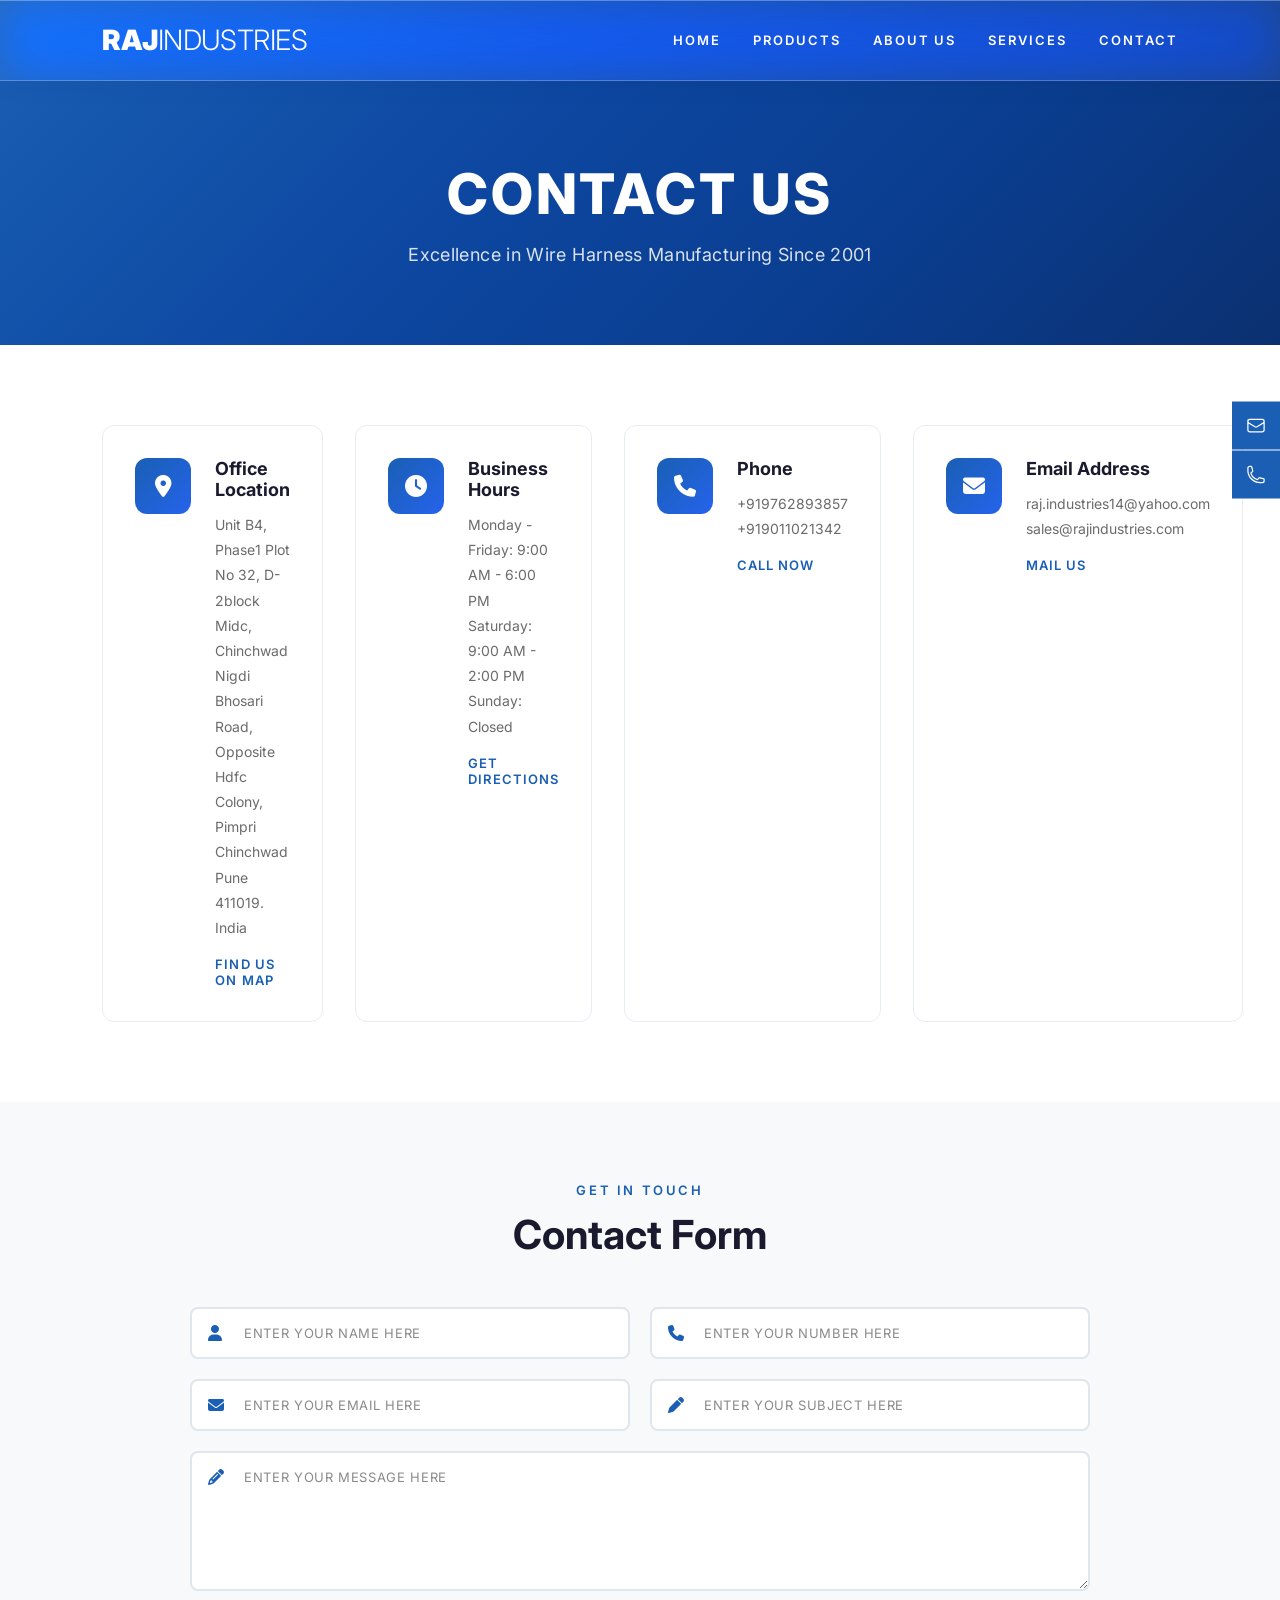
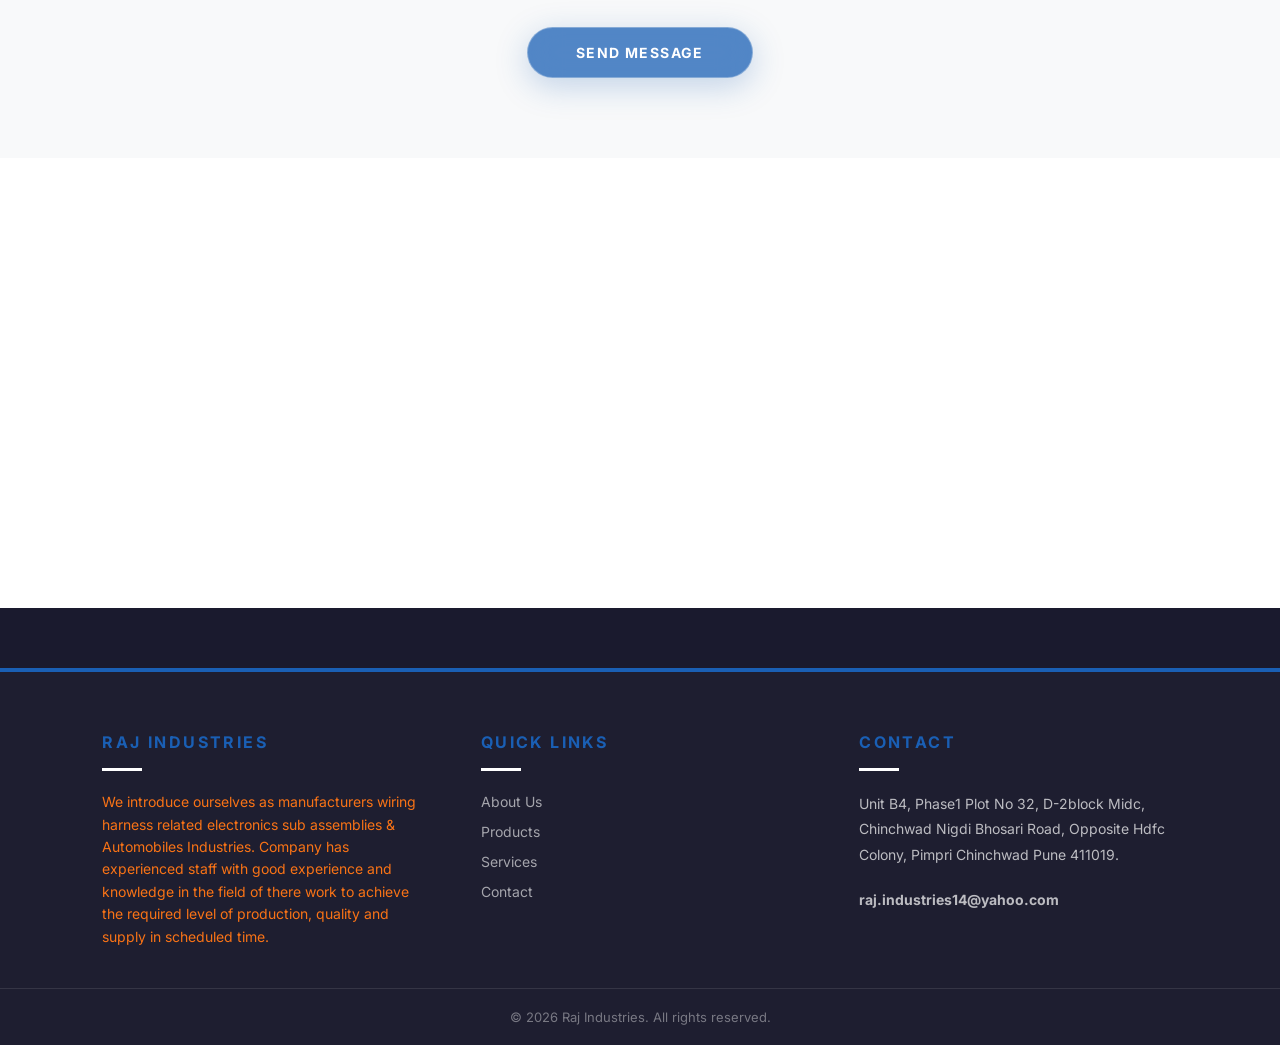
<file: contact.html>
<!DOCTYPE html>
<html lang="en">
<head>
    <meta charset="UTF-8">
    <meta name="viewport" content="width=device-width, initial-scale=1.0">
    <meta name="description" content="Contact Raj Industries for your wire harness manufacturing needs. Get in touch with our expert team.">
    <title>Contact Us - Raj Industries</title>

    <!-- Fonts -->
    <link rel="preconnect" href="https://fonts.googleapis.com">
    <link rel="preconnect" href="https://fonts.gstatic.com" crossorigin>
    <link href="https://fonts.googleapis.com/css2?family=Inter:wght@300;400;500;600;700;800;900&display=swap" rel="stylesheet">

    <!-- Font Awesome -->
    <link rel="stylesheet" href="https://cdnjs.cloudflare.com/ajax/libs/font-awesome/6.5.1/css/all.min.css">

    <!-- Custom CSS -->
    <link rel="stylesheet" href="styles.css">
</head>
<body>

    <!-- ==========================================
         Header
         ========================================== -->
    <header class="site-header scrolled" id="site-header">
        <div class="header-inner">
            <a href="home.html" class="logo">
                <span class="logo__bold">RAJ</span>
                <span class="logo__light">INDUSTRIES</span>
            </a>

            <nav class="desktop-nav">
                <a href="home.html">Home</a>
                <a href="products.html">Products</a>
                <a href="about.html">About Us</a>
                <a href="services.html">Services</a>
                <a href="contact.html">Contact</a>
            </nav>

            <button class="hamburger" id="mobile-menu-toggle" aria-label="Toggle menu">
                <div class="hamburger-lines">
                    <span></span>
                    <span></span>
                    <span></span>
                </div>
            </button>
        </div>

        <div class="mobile-overlay">
            <nav class="mobile-nav">
                <a href="home.html">Home</a>
                <a href="products.html">Products</a>
                <a href="about.html">About Us</a>
                <a href="services.html">Services</a>
                <a href="contact.html">Contact</a>

                <div class="mobile-contact">
                    <a href="tel:+911234567890">+91 123 456 7890</a>
                    <a href="mailto:info@rajindustries.com">info@rajindustries.com</a>
                </div>
            </nav>
        </div>
    </header>

    <!-- ==========================================
         Page Header
         ========================================== -->
    <section class="contact-hero">
        <div class="contact-hero__inner">
            <h1 class="contact-hero__title animate-fade-in-up">CONTACT US</h1>
            <p class="contact-hero__sub animate-fade-in-up" style="animation-delay: 100ms;">Excellence in Wire Harness Manufacturing Since 2001</p>
        </div>
    </section>

    <!-- ==========================================
         Contact Info Cards
         ========================================== -->
    <section class="contact-info-section">
        <div class="contact-info-grid">
            <!-- Location -->
            <div class="contact-info-card scroll-animate" data-delay="0">
                <div class="contact-info-card__icon">
                    <i class="fas fa-map-marker-alt"></i>
                </div>
                <div class="contact-info-card__content">
                    <h4>Office Location</h4>
                    <p>Unit B4, Phase1 Plot No 32, D-2block Midc, Chinchwad Nigdi Bhosari Road,<br> Opposite Hdfc Colony, Pimpri Chinchwad Pune 411019.<br>
                    India</p>
                    <a href="#map-section" class="contact-info-card__link">Find Us On Map</a>
                </div>
            </div>

            <!-- Hours -->
            <div class="contact-info-card scroll-animate" data-delay="150">
                <div class="contact-info-card__icon">
                    <i class="fas fa-clock"></i>
                </div>
                <div class="contact-info-card__content">
                    <h4>Business Hours</h4>
                    <p>Monday - Friday: 9:00 AM - 6:00 PM<br>
                    Saturday: 9:00 AM - 2:00 PM<br>
                    Sunday: Closed</p>
                    <a href="#map-section" class="contact-info-card__link">Get Directions</a>
                </div>
            </div>

            <!-- Phone -->
            <div class="contact-info-card scroll-animate" data-delay="300">
                <div class="contact-info-card__icon">
                    <i class="fas fa-phone"></i>
                </div>
                <div class="contact-info-card__content">
                    <h4>Phone</h4>
                    <p>+919762893857 <br>
                    +919011021342</p>
                    <a href="tel:+911234567890" class="contact-info-card__link">Call Now</a>
                </div>
            </div>

            <!-- Email -->
            <div class="contact-info-card scroll-animate" data-delay="450">
                <div class="contact-info-card__icon">
                    <i class="fas fa-envelope"></i>
                </div>
                <div class="contact-info-card__content">
                    <h4>Email Address</h4>
                    <p><a href="mailto:info@rajindustries.com">raj.industries14@yahoo.com</a><br>
                    <a href="mailto:sales@rajindustries.com">sales@rajindustries.com</a></p>
                    <a href="mailto:info@rajindustries.com" class="contact-info-card__link">Mail Us</a>
                </div>
            </div>
        </div>
    </section>

    <!-- ==========================================
         Contact Form
         ========================================== -->
    <section class="contact-form-section">
        <div class="contact-form-wrapper">
            <div class="contact-form-header scroll-animate">
                <span class="contact-form-header__topline">Get In Touch</span>
                <h2 class="contact-form-header__title">Contact Form</h2>
            </div>

            <form id="contactForm" class="contact-form scroll-animate" data-delay="200">
                <div class="contact-form__row">
                    <div class="contact-form__field">
                        <div class="contact-form__input-wrap">
                            <input type="text" name="con_name" id="con_name" placeholder="ENTER YOUR NAME HERE" required>
                            <i class="fas fa-user"></i>
                        </div>
                    </div>
                    <div class="contact-form__field">
                        <div class="contact-form__input-wrap">
                            <input type="tel" name="con_phone" id="con_phone" placeholder="ENTER YOUR NUMBER HERE">
                            <i class="fas fa-phone"></i>
                        </div>
                    </div>
                </div>

                <div class="contact-form__row">
                    <div class="contact-form__field">
                        <div class="contact-form__input-wrap">
                            <input type="email" name="con_email" id="con_email" placeholder="ENTER YOUR EMAIL HERE" required>
                            <i class="fas fa-envelope"></i>
                        </div>
                    </div>
                    <div class="contact-form__field">
                        <div class="contact-form__input-wrap">
                            <input type="text" name="con_subject" id="con_subject" placeholder="ENTER YOUR SUBJECT HERE" required>
                            <i class="fas fa-pen"></i>
                        </div>
                    </div>
                </div>

                <div class="contact-form__field contact-form__field--full">
                    <div class="contact-form__input-wrap">
                        <textarea name="con_message" id="con_message" placeholder="ENTER YOUR MESSAGE HERE" rows="6" required></textarea>
                        <i class="fas fa-pencil-alt"></i>
                    </div>
                </div>

                <div class="contact-form__submit">
                    <button type="submit" class="contact-form__btn">Send Message</button>
                </div>
            </form>
        </div>
    </section>

    <!-- ==========================================
         Google Map
         ========================================== -->
    <section class="map-section" id="map-section">
        <div class="map-container">
            <iframe 
                src="https://www.google.com/maps/embed?pb=!1m18!1m12!1m3!1d3780.240476892139!2d73.8034694!3d18.653201799999998!2m3!1f0!2f0!3f0!3m2!1i1024!2i768!4f13.1!3m3!1m2!1s0x3bc2b91a8929b9d5%3A0x9eab44357564958a!2sRaj%20Industries!5e0!3m2!1sen!2sin!4v1775300230778!5m2!1sen!2sin" width="600" height="450" style="border:0;" allowfullscreen="" loading="lazy" referrerpolicy="no-referrer-when-downgrade"
                width="100%" 
                height="450" 
                style="border:0;" 
                allowfullscreen="" 
                loading="lazy" 
                referrerpolicy="no-referrer-when-downgrade">
            </iframe>
        </div>
    </section>

    <!-- ==========================================
         Footer
         ========================================== -->
    <footer>
        <div class="footer-top-bar"></div>
        <div class="footer-accent"></div>

        <div class="footer-main">
            <div class="footer-grid">
                <div>
                    <h3 class="footer-col__title">RAJ INDUSTRIES</h3>
                    <div class="footer-col__underline"></div>
                    <p class="footer-col__tagline">We introduce ourselves as manufacturers wiring harness related electronics sub assemblies & Automobiles Industries. Company has experienced staff with good experience and knowledge in the field of there work to achieve the required level of production, quality and supply in scheduled time.</p>
                </div>
                <div>
                    <h3 class="footer-col__title">QUICK LINKS</h3>
                    <div class="footer-col__underline"></div>
                    <ul class="footer-links">
                        <li><a href="about.html">About Us</a></li>
                        <li><a href="products.html">Products</a></li>
                        <li><a href="services.html">Services</a></li>
                        <li><a href="contact.html">Contact</a></li>
                    </ul>
                </div>
                <div>
                    <h3 class="footer-col__title">CONTACT</h3>
                    <div class="footer-col__underline"></div>
                    <div class="footer-contact">
                        <p>Unit B4, Phase1 Plot No 32, D-2block Midc, Chinchwad Nigdi Bhosari Road, Opposite Hdfc Colony, Pimpri Chinchwad Pune 411019.</p><br>
                        <b><a href="mailto:raj.industries14@yahoo.com">raj.industries14@yahoo.com</a></b>
                    </div>
                </div>
            </div>
        </div>

        <div class="footer-bottom">
            <p>&copy; 2026 Raj Industries. All rights reserved.</p>
        </div>
    </footer>

    <!-- Scroll to Top -->
    <button class="scroll-top-btn" aria-label="Scroll to top">
        <svg width="20" height="20" viewBox="0 0 24 24" fill="none" stroke="currentColor" stroke-width="2.5" stroke-linecap="round" stroke-linejoin="round">
            <polyline points="18 15 12 9 6 15"/>
        </svg>
    </button>

    <!-- Contact Sidebar -->
    <div class="contact-sidebar">
        <a href="mailto:raj.industries14@yahoo.com" aria-label="Email us" title="Email us">
            <svg fill="none" viewBox="0 0 24 24" stroke="currentColor" stroke-width="1.5">
                <path stroke-linecap="round" stroke-linejoin="round" d="M21.75 6.75v10.5a2.25 2.25 0 01-2.25 2.25h-15a2.25 2.25 0 01-2.25-2.25V6.75m19.5 0A2.25 2.25 0 0019.5 4.5h-15a2.25 2.25 0 00-2.25 2.25m19.5 0v.243a2.25 2.25 0 01-1.07 1.916l-7.5 4.615a2.25 2.25 0 01-2.36 0L3.32 8.91a2.25 2.25 0 01-1.07-1.916V6.75"/>
            </svg>
        </a>
        <a href="tel:+919011021342" aria-label="Call us" title="Call us">
            <svg fill="none" viewBox="0 0 24 24" stroke="currentColor" stroke-width="1.5">
                <path stroke-linecap="round" stroke-linejoin="round" d="M2.25 6.75c0 8.284 6.716 15 15 15h2.25a2.25 2.25 0 002.25-2.25v-1.372c0-.516-.351-.966-.852-1.091l-4.423-1.106c-.44-.11-.902.055-1.173.417l-.97 1.293c-.282.376-.769.542-1.21.38a12.035 12.035 0 01-7.143-7.143c-.162-.441.004-.928.38-1.21l1.293-.97c.363-.271.527-.734.417-1.173L6.963 3.102a1.125 1.125 0 00-1.091-.852H4.5A2.25 2.25 0 002.25 4.5v2.25z"/>
            </svg>
        </a>
    </div>

    <!-- JavaScript -->
    <script src="main.js"></script>
</body>
</html>
</file>
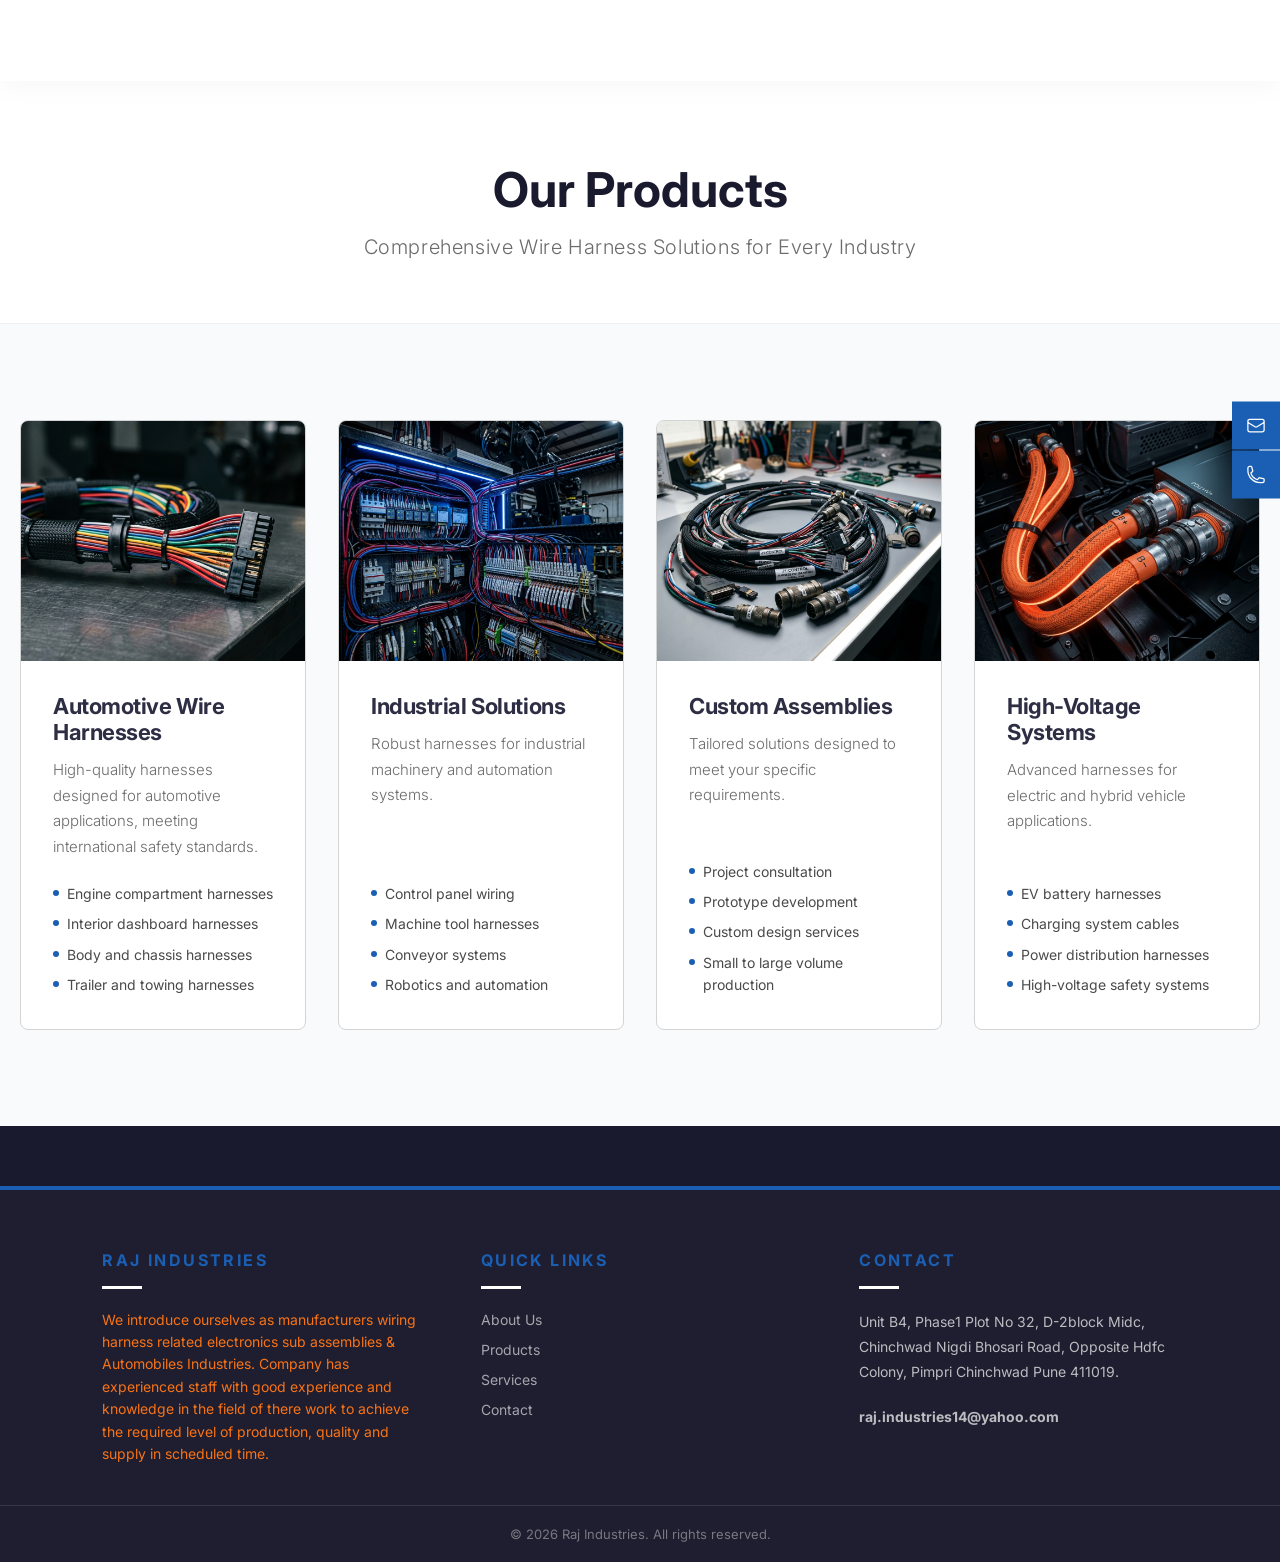
<file: products.html>
<!DOCTYPE html>
<html lang="en">
<head>
    <meta charset="UTF-8">
    <meta name="viewport" content="width=device-width, initial-scale=1.0">
    <meta name="description" content="Explore our wide range of wire harness products for automotive, industrial, and aerospace applications">
    <title>Products - Raj Industries</title>

    <!-- Fonts -->
    <link rel="preconnect" href="https://fonts.googleapis.com">
    <link rel="preconnect" href="https://fonts.gstatic.com" crossorigin>
    <link href="https://fonts.googleapis.com/css2?family=Inter:wght@300;400;500;600;700;800;900&display=swap" rel="stylesheet">

    <!-- CSS -->
    <link rel="stylesheet" href="styles.css">
</head>
<body>

    <!-- ==========================================
         Header
         ========================================== -->
    <header class="site-header scrolled" id="site-header">
        <div class="header-inner">
            <a href="home.html" class="logo">
                <span class="logo__bold">RAJ</span>
                <span class="logo__light">INDUSTRIES</span>
            </a>

            <nav class="desktop-nav">
                <a href="home.html">Home</a>
                <a href="products.html">Products</a>
                <a href="about.html">About Us</a>
                <a href="services.html">Services</a>
                <a href="contact.html">Contact</a>
            </nav>

            <button class="hamburger" id="mobile-menu-toggle" aria-label="Toggle menu">
                <div class="hamburger-lines">
                    <span></span>
                    <span></span>
                    <span></span>
                </div>
            </button>
        </div>

        <div class="mobile-overlay">
            <nav class="mobile-nav">
                <a href="home.html">Home</a>
                <a href="products.html">Products</a>
                <a href="about.html">About Us</a>
                <a href="services.html">Services</a>
                <a href="contact.html">Contact</a>

                <div class="mobile-contact">
                    <a href="tel:+911234567890">+91 123 456 7890</a>
                    <a href="mailto:info@rajindustries.com">info@rajindustries.com</a>
                </div>
            </nav>
        </div>
    </header>

    <!-- ==========================================
         Page Header
         ========================================== -->
    <section class="page-header">
        <h1 class="page-header__title animate-fade-in-up">Our Products</h1>
        <p class="page-header__subtitle animate-fade-in-up" style="animation-delay: 100ms;">Comprehensive Wire Harness Solutions for Every Industry</p>
    </section>

    <!-- ==========================================
         Products Grid
         ========================================== -->
    <section class="products-section">
        <div class="container">
            <div class="products-grid">
                <!-- Card 1: Automotive -->
                <div class="product-card">
                    <div class="product-card__image">
                        <img src="images/automotive_harness.png" alt="Automotive Wire Harnesses">
                    </div>
                    <div class="product-card__content">
                        <h3>Automotive Wire Harnesses</h3>
                        <p>High-quality harnesses designed for automotive applications, meeting international safety standards.</p>
                        <ul class="product-card__features">
                            <li>Engine compartment harnesses</li>
                            <li>Interior dashboard harnesses</li>
                            <li>Body and chassis harnesses</li>
                            <li>Trailer and towing harnesses</li>
                        </ul>
                    </div>
                </div>

                <!-- Card 2: Industrial -->
                <div class="product-card">
                    <div class="product-card__image">
                        <img src="images/industrial_harness.png" alt="Industrial Solutions">
                    </div>
                    <div class="product-card__content">
                        <h3>Industrial Solutions</h3>
                        <p>Robust harnesses for industrial machinery and automation systems.</p>
                        <ul class="product-card__features">
                            <li>Control panel wiring</li>
                            <li>Machine tool harnesses</li>
                            <li>Conveyor systems</li>
                            <li>Robotics and automation</li>
                        </ul>
                    </div>
                </div>

                <!-- Card 3: Custom -->
                <div class="product-card">
                    <div class="product-card__image">
                        <img src="images/custom_assembly_harness.png" alt="Custom Assemblies">
                    </div>
                    <div class="product-card__content">
                        <h3>Custom Assemblies</h3>
                        <p>Tailored solutions designed to meet your specific requirements.</p>
                        <ul class="product-card__features">
                            <li>Project consultation</li>
                            <li>Prototype development</li>
                            <li>Custom design services</li>
                            <li>Small to large volume production</li>
                        </ul>
                    </div>
                </div>

                <!-- Card 4: High-Voltage -->
                <div class="product-card">
                    <div class="product-card__image">
                        <img src="images/high_voltage_harness.png" alt="High-Voltage Systems">
                    </div>
                    <div class="product-card__content">
                        <h3>High-Voltage Systems</h3>
                        <p>Advanced harnesses for electric and hybrid vehicle applications.</p>
                        <ul class="product-card__features">
                            <li>EV battery harnesses</li>
                            <li>Charging system cables</li>
                            <li>Power distribution harnesses</li>
                            <li>High-voltage safety systems</li>
                        </ul>
                    </div>
                </div>
            </div>
        </div>
    </section>




    <!-- ==========================================
         Footer
         ========================================== -->
     <footer>
        <div class="footer-top-bar"></div>
        <div class="footer-accent"></div>

        <div class="footer-main">
            <div class="footer-grid">
                <div>
                    <h3 class="footer-col__title">RAJ INDUSTRIES</h3>
                    <div class="footer-col__underline"></div>
                    <p class="footer-col__tagline">We introduce ourselves as manufacturers wiring harness related electronics sub assemblies & Automobiles Industries. Company has experienced staff with good experience and knowledge in the field of there work to achieve the required level of production, quality and supply in scheduled time.</p>
                </div>
                <div>
                    <h3 class="footer-col__title">QUICK LINKS</h3>
                    <div class="footer-col__underline"></div>
                    <ul class="footer-links">
                        <li><a href="about.html">About Us</a></li>
                        <li><a href="products.html">Products</a></li>
                        <li><a href="services.html">Services</a></li>
                        <li><a href="contact.html">Contact</a></li>
                    </ul>
                </div>
                <div>
                    <h3 class="footer-col__title">CONTACT</h3>
                    <div class="footer-col__underline"></div>
                    <div class="footer-contact">
                        <p>Unit B4, Phase1 Plot No 32, D-2block Midc, Chinchwad Nigdi Bhosari Road, Opposite Hdfc Colony, Pimpri Chinchwad Pune 411019.</p><br>
                        <b><a href="mailto:raj.industries14@yahoo.com">raj.industries14@yahoo.com</a></b>
                    </div>
                </div>
            </div>
        </div>

        <div class="footer-bottom">
            <p>&copy; 2026 Raj Industries. All rights reserved.</p>
        </div>
    </footer>

    <!-- Scroll to Top -->
    <button class="scroll-top-btn" aria-label="Scroll to top">
        <svg width="20" height="20" viewBox="0 0 24 24" fill="none" stroke="currentColor" stroke-width="2.5" stroke-linecap="round" stroke-linejoin="round">
            <polyline points="18 15 12 9 6 15"/>
        </svg>
    </button>

    <!-- Contact Sidebar -->
    <div class="contact-sidebar">
        <a href="mailto:info@rajindustries.com" aria-label="Email us" title="Email us">
            <svg fill="none" viewBox="0 0 24 24" stroke="currentColor" stroke-width="1.5">
                <path stroke-linecap="round" stroke-linejoin="round" d="M21.75 6.75v10.5a2.25 2.25 0 01-2.25 2.25h-15a2.25 2.25 0 01-2.25-2.25V6.75m19.5 0A2.25 2.25 0 0019.5 4.5h-15a2.25 2.25 0 00-2.25 2.25m19.5 0v.243a2.25 2.25 0 01-1.07 1.916l-7.5 4.615a2.25 2.25 0 01-2.36 0L3.32 8.91a2.25 2.25 0 01-1.07-1.916V6.75"/>
            </svg>
        </a>
        <a href="tel:+911234567890" aria-label="Call us" title="Call us">
            <svg fill="none" viewBox="0 0 24 24" stroke="currentColor" stroke-width="1.5">
                <path stroke-linecap="round" stroke-linejoin="round" d="M2.25 6.75c0 8.284 6.716 15 15 15h2.25a2.25 2.25 0 002.25-2.25v-1.372c0-.516-.351-.966-.852-1.091l-4.423-1.106c-.44-.11-.902.055-1.173.417l-.97 1.293c-.282.376-.769.542-1.21.38a12.035 12.035 0 01-7.143-7.143c-.162-.441.004-.928.38-1.21l1.293-.97c.363-.271.527-.734.417-1.173L6.963 3.102a1.125 1.125 0 00-1.091-.852H4.5A2.25 2.25 0 002.25 4.5v2.25z"/>
            </svg>
        </a>
    </div>

    <!-- JavaScript -->
    <script src="main.js"></script>
</body>
</html>
</file>
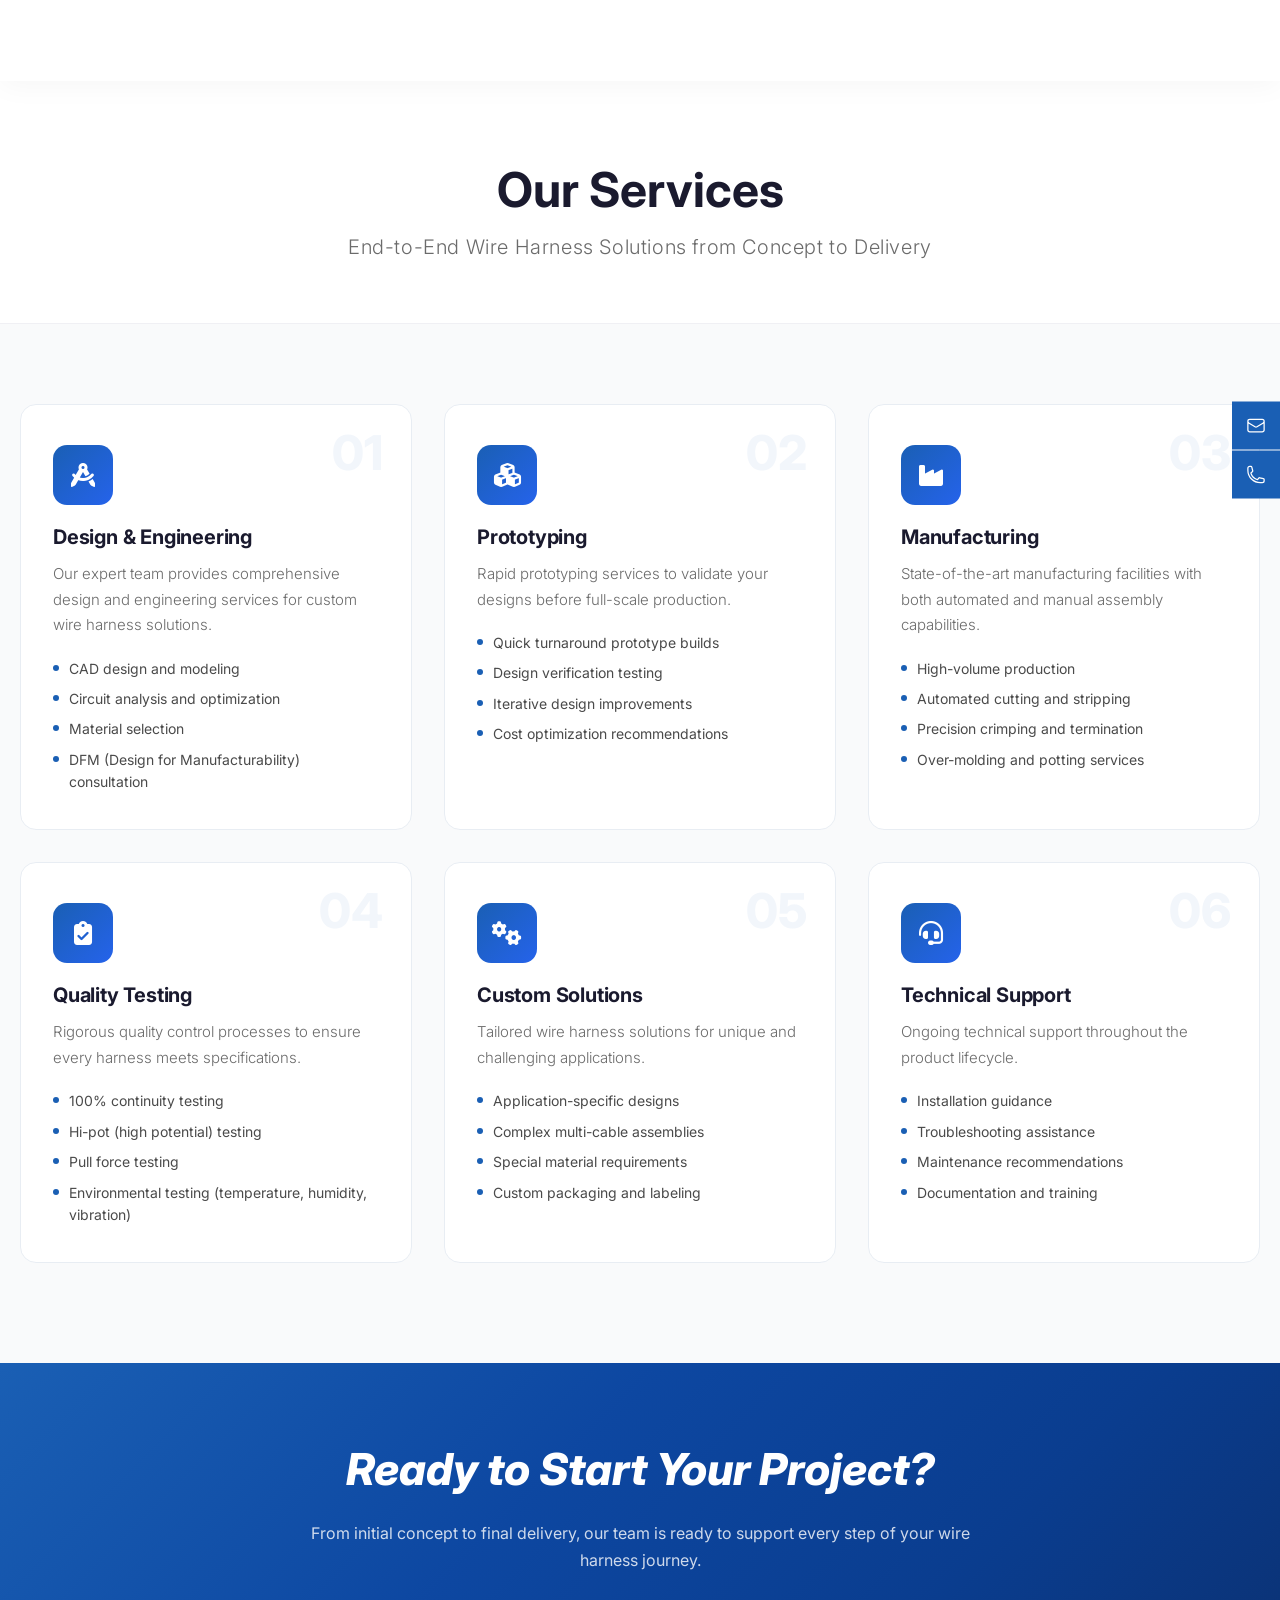
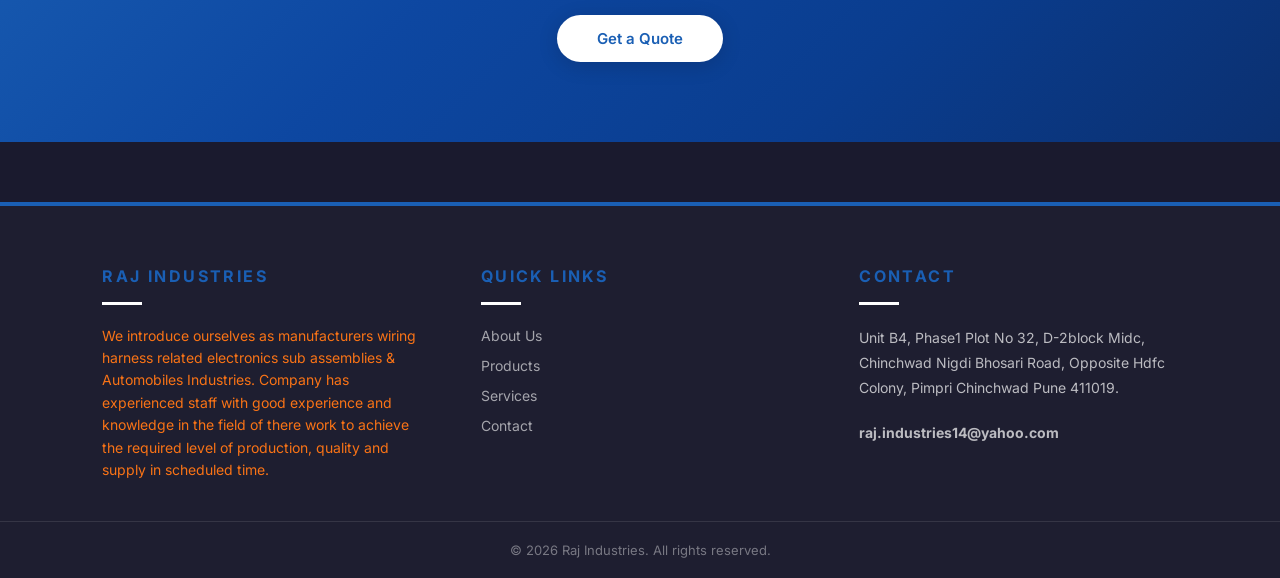
<file: services.html>
<!DOCTYPE html>
<html lang="en">
<head>
    <meta charset="UTF-8">
    <meta name="viewport" content="width=device-width, initial-scale=1.0">
    <meta name="description" content="Explore our comprehensive wire harness services including design, prototyping, manufacturing, quality testing, and technical support.">
    <title>Services - Raj Industries</title>

    <!-- Fonts -->
    <link rel="preconnect" href="https://fonts.googleapis.com">
    <link rel="preconnect" href="https://fonts.gstatic.com" crossorigin>
    <link href="https://fonts.googleapis.com/css2?family=Inter:wght@300;400;500;600;700;800;900&display=swap" rel="stylesheet">

    <!-- Font Awesome -->
    <link rel="stylesheet" href="https://cdnjs.cloudflare.com/ajax/libs/font-awesome/6.5.1/css/all.min.css">

    <!-- Custom CSS -->
    <link rel="stylesheet" href="styles.css">
</head>
<body>

    <!-- ==========================================
         Header
         ========================================== -->
    <header class="site-header scrolled" id="site-header">
        <div class="header-inner">
            <a href="home.html" class="logo">
                <span class="logo__bold">RAJ</span>
                <span class="logo__light">INDUSTRIES</span>
            </a>

            <nav class="desktop-nav">
                <a href="home.html">Home</a>
                <a href="products.html">Products</a>
                <a href="about.html">About Us</a>
                <a href="services.html">Services</a>
                <a href="contact.html">Contact</a>
            </nav>

            <button class="hamburger" id="mobile-menu-toggle" aria-label="Toggle menu">
                <div class="hamburger-lines">
                    <span></span>
                    <span></span>
                    <span></span>
                </div>
            </button>
        </div>

        <div class="mobile-overlay">
            <nav class="mobile-nav">
                <a href="home.html">Home</a>
                <a href="products.html">Products</a>
                <a href="about.html">About Us</a>
                <a href="services.html">Services</a>
                <a href="contact.html">Contact</a>

                <div class="mobile-contact">
                    <a href="tel:+911234567890">+91 123 456 7890</a>
                    <a href="mailto:info@rajindustries.com">info@rajindustries.com</a>
                </div>
            </nav>
        </div>
    </header>

    <!-- ==========================================
         Page Header
         ========================================== -->
    <section class="page-header">
        <h1 class="page-header__title animate-fade-in-up">Our Services</h1>
        <p class="page-header__subtitle animate-fade-in-up" style="animation-delay: 100ms;">End-to-End Wire Harness Solutions from Concept to Delivery</p>
    </section>

    <!-- ==========================================
         Services Grid
         ========================================== -->
    <section class="services-section">
        <div class="services-container">
            <div class="services-grid">

                <!-- Design & Engineering -->
                <div class="service-card scroll-animate" data-delay="0">
                    <div class="service-card__icon">
                        <i class="fas fa-drafting-compass"></i>
                    </div>
                    <div class="service-card__number">01</div>
                    <h3 class="service-card__title">Design &amp; Engineering</h3>
                    <p class="service-card__desc">Our expert team provides comprehensive design and engineering services for custom wire harness solutions.</p>
                    <ul class="service-card__features">
                        <li>CAD design and modeling</li>
                        <li>Circuit analysis and optimization</li>
                        <li>Material selection</li>
                        <li>DFM (Design for Manufacturability) consultation</li>
                    </ul>
                </div>

                <!-- Prototyping -->
                <div class="service-card scroll-animate" data-delay="100">
                    <div class="service-card__icon">
                        <i class="fas fa-cubes"></i>
                    </div>
                    <div class="service-card__number">02</div>
                    <h3 class="service-card__title">Prototyping</h3>
                    <p class="service-card__desc">Rapid prototyping services to validate your designs before full-scale production.</p>
                    <ul class="service-card__features">
                        <li>Quick turnaround prototype builds</li>
                        <li>Design verification testing</li>
                        <li>Iterative design improvements</li>
                        <li>Cost optimization recommendations</li>
                    </ul>
                </div>

                <!-- Manufacturing -->
                <div class="service-card scroll-animate" data-delay="200">
                    <div class="service-card__icon">
                        <i class="fas fa-industry"></i>
                    </div>
                    <div class="service-card__number">03</div>
                    <h3 class="service-card__title">Manufacturing</h3>
                    <p class="service-card__desc">State-of-the-art manufacturing facilities with both automated and manual assembly capabilities.</p>
                    <ul class="service-card__features">
                        <li>High-volume production</li>
                        <li>Automated cutting and stripping</li>
                        <li>Precision crimping and termination</li>
                        <li>Over-molding and potting services</li>
                    </ul>
                </div>

                <!-- Quality Testing -->
                <div class="service-card scroll-animate" data-delay="300">
                    <div class="service-card__icon">
                        <i class="fas fa-clipboard-check"></i>
                    </div>
                    <div class="service-card__number">04</div>
                    <h3 class="service-card__title">Quality Testing</h3>
                    <p class="service-card__desc">Rigorous quality control processes to ensure every harness meets specifications.</p>
                    <ul class="service-card__features">
                        <li>100% continuity testing</li>
                        <li>Hi-pot (high potential) testing</li>
                        <li>Pull force testing</li>
                        <li>Environmental testing (temperature, humidity, vibration)</li>
                    </ul>
                </div>

                <!-- Custom Solutions -->
                <div class="service-card scroll-animate" data-delay="400">
                    <div class="service-card__icon">
                        <i class="fas fa-cogs"></i>
                    </div>
                    <div class="service-card__number">05</div>
                    <h3 class="service-card__title">Custom Solutions</h3>
                    <p class="service-card__desc">Tailored wire harness solutions for unique and challenging applications.</p>
                    <ul class="service-card__features">
                        <li>Application-specific designs</li>
                        <li>Complex multi-cable assemblies</li>
                        <li>Special material requirements</li>
                        <li>Custom packaging and labeling</li>
                    </ul>
                </div>

                <!-- Technical Support -->
                <div class="service-card scroll-animate" data-delay="500">
                    <div class="service-card__icon">
                        <i class="fas fa-headset"></i>
                    </div>
                    <div class="service-card__number">06</div>
                    <h3 class="service-card__title">Technical Support</h3>
                    <p class="service-card__desc">Ongoing technical support throughout the product lifecycle.</p>
                    <ul class="service-card__features">
                        <li>Installation guidance</li>
                        <li>Troubleshooting assistance</li>
                        <li>Maintenance recommendations</li>
                        <li>Documentation and training</li>
                    </ul>
                </div>

            </div>
        </div>
    </section>

    <!-- ==========================================
         CTA
         ========================================== -->
    <section class="cta-section">
        <div class="cta-content scroll-animate">
            <h2 class="cta-content__title">Ready to Start Your Project?</h2>
            <p class="cta-content__text">From initial concept to final delivery, our team is ready to support every step of your wire harness journey.</p>
            <a href="contact.html" class="cta-content__button">Get a Quote</a>
        </div>
    </section>

    <!-- ==========================================
         Footer
         ========================================== -->
    <footer>
        <div class="footer-top-bar"></div>
        <div class="footer-accent"></div>

        <div class="footer-main">
            <div class="footer-grid">
                <div>
                    <h3 class="footer-col__title">RAJ INDUSTRIES</h3>
                    <div class="footer-col__underline"></div>
                    <p class="footer-col__tagline">We introduce ourselves as manufacturers wiring harness related electronics sub assemblies & Automobiles Industries. Company has experienced staff with good experience and knowledge in the field of there work to achieve the required level of production, quality and supply in scheduled time.</p>
                </div>
                <div>
                    <h3 class="footer-col__title">QUICK LINKS</h3>
                    <div class="footer-col__underline"></div>
                    <ul class="footer-links">
                        <li><a href="about.html">About Us</a></li>
                        <li><a href="products.html">Products</a></li>
                        <li><a href="services.html">Services</a></li>
                        <li><a href="contact.html">Contact</a></li>
                    </ul>
                </div>
                <div>
                    <h3 class="footer-col__title">CONTACT</h3>
                    <div class="footer-col__underline"></div>
                    <div class="footer-contact">
                        <p>Unit B4, Phase1 Plot No 32, D-2block Midc, Chinchwad Nigdi Bhosari Road, Opposite Hdfc Colony, Pimpri Chinchwad Pune 411019.</p><br>
                        <b><a href="mailto:raj.industries14@yahoo.com">raj.industries14@yahoo.com</a></b>
                    </div>
                </div>
            </div>
        </div>

        <div class="footer-bottom">
            <p>&copy; 2026 Raj Industries. All rights reserved.</p>
        </div>
    </footer>

    <!-- Scroll to Top -->
    <button class="scroll-top-btn" aria-label="Scroll to top">
        <svg width="20" height="20" viewBox="0 0 24 24" fill="none" stroke="currentColor" stroke-width="2.5" stroke-linecap="round" stroke-linejoin="round">
            <polyline points="18 15 12 9 6 15"/>
        </svg>
    </button>

    <!-- Contact Sidebar -->
    <div class="contact-sidebar">
        <a href="mailto:info@rajindustries.com" aria-label="Email us" title="Email us">
            <svg fill="none" viewBox="0 0 24 24" stroke="currentColor" stroke-width="1.5">
                <path stroke-linecap="round" stroke-linejoin="round" d="M21.75 6.75v10.5a2.25 2.25 0 01-2.25 2.25h-15a2.25 2.25 0 01-2.25-2.25V6.75m19.5 0A2.25 2.25 0 0019.5 4.5h-15a2.25 2.25 0 00-2.25 2.25m19.5 0v.243a2.25 2.25 0 01-1.07 1.916l-7.5 4.615a2.25 2.25 0 01-2.36 0L3.32 8.91a2.25 2.25 0 01-1.07-1.916V6.75"/>
            </svg>
        </a>
        <a href="tel:+911234567890" aria-label="Call us" title="Call us">
            <svg fill="none" viewBox="0 0 24 24" stroke="currentColor" stroke-width="1.5">
                <path stroke-linecap="round" stroke-linejoin="round" d="M2.25 6.75c0 8.284 6.716 15 15 15h2.25a2.25 2.25 0 002.25-2.25v-1.372c0-.516-.351-.966-.852-1.091l-4.423-1.106c-.44-.11-.902.055-1.173.417l-.97 1.293c-.282.376-.769.542-1.21.38a12.035 12.035 0 01-7.143-7.143c-.162-.441.004-.928.38-1.21l1.293-.97c.363-.271.527-.734.417-1.173L6.963 3.102a1.125 1.125 0 00-1.091-.852H4.5A2.25 2.25 0 002.25 4.5v2.25z"/>
            </svg>
        </a>
    </div>

    <!-- JavaScript -->
    <script src="main.js"></script>
</body>
</html>
</file>
<file: styles.css>
/* ==========================================
   CSS Variables (Design Tokens)
   ========================================== */
:root {
    --color-primary: #1a5fb4;
    --color-primary-dark: #155a9c;
    --color-primary-light: #2563eb;
    --color-accent: #f97316;

    --color-slate-900: #1a1a2e;
    --color-slate-800: #2d2d44;
    --color-slate-700: #3d3d5c;
    --color-slate-600: #4a4a4a;
    --color-slate-500: #6b6b6b;
    --color-slate-400: #8a8a8a;
    --color-slate-300: #b0b0b0;
    --color-slate-200: #d4d4d4;
    --color-slate-100: #f0f0f4;
    --color-slate-50: #f8f8fc;

    --color-footer-bg: #1e1e30;
    --transition: all 0.3s ease;
    --font-family: 'Inter', sans-serif;
}

/* ==========================================
   Reset & Base
   ========================================== */
*,
*::before,
*::after {
    margin: 0;
    padding: 0;
    box-sizing: border-box;
}

html {
    scroll-behavior: smooth;
    overflow-x: hidden;
}

body {
    font-family: var(--font-family);
    color: var(--color-slate-600);
    background: #ffffff;
    -webkit-font-smoothing: antialiased;
    -moz-osx-font-smoothing: grayscale;
    overflow-x: hidden;
}

a {
    text-decoration: none;
    color: inherit;
}

img {
    max-width: 100%;
    display: block;
}

ul {
    list-style: none;
}

*:focus {
    outline: none;
}

*:focus-visible {
    outline: 2px solid var(--color-primary);
    outline-offset: 2px;
}

/* Custom scrollbar */
::-webkit-scrollbar {
    width: 8px;
}

::-webkit-scrollbar-track {
    background: #f1f1f1;
}

::-webkit-scrollbar-thumb {
    background: var(--color-slate-400);
    border-radius: 4px;
}

::-webkit-scrollbar-thumb:hover {
    background: var(--color-primary);
}

/* ==========================================
   Animations
   ========================================== */
@keyframes fadeInUp {
    from {
        opacity: 0;
        transform: translateY(30px);
    }

    to {
        opacity: 1;
        transform: translateY(0);
    }
}

@keyframes fadeIn {
    from {
        opacity: 0;
    }

    to {
        opacity: 1;
    }
}

@keyframes slideInRight {
    from {
        opacity: 0;
        transform: translateX(40px);
    }

    to {
        opacity: 1;
        transform: translateX(0);
    }
}

@keyframes countUp {
    from {
        opacity: 0;
        transform: scale(0.5);
    }

    to {
        opacity: 1;
        transform: scale(1);
    }
}

@keyframes heroSlideIn {
    from {
        opacity: 0;
        transform: scale(1.05);
    }

    to {
        opacity: 1;
        transform: scale(1);
    }
}

.animate-fade-in-up {
    animation: fadeInUp 0.8s ease-out forwards;
}

.animate-fade-in {
    animation: fadeIn 0.6s ease-out forwards;
}

.animate-slide-in-right {
    animation: slideInRight 0.6s ease-out forwards;
}

.animate-hero {
    animation: heroSlideIn 1.2s ease-out forwards;
}

/* Scroll-triggered: hidden by default */
.scroll-animate {
    opacity: 0;
    transform: translateY(30px);
    transition: opacity 0.7s ease-out, transform 0.7s ease-out;
}

.scroll-animate.visible {
    opacity: 1;
    transform: translateY(0);
}

.scroll-animate-right {
    opacity: 0;
    transform: translateX(40px);
    transition: opacity 0.7s ease-out, transform 0.7s ease-out;
}

.scroll-animate-right.visible {
    opacity: 1;
    transform: translateX(0);
}

/* ==========================================
   Header
   ========================================== */
.site-header {
    position: fixed;
    top: 0;
    left: 0;
    right: 0;
    z-index: 100;
    transition: all 0.5s ease;
    background: rgba(255, 255, 255, 0.08);
    backdrop-filter: blur(24px) saturate(180%);
    -webkit-backdrop-filter: blur(24px) saturate(180%);
    border-bottom: 1px solid rgba(255, 255, 255, 0.25);
    box-shadow: 0 4px 30px rgba(0, 0, 0, 0.04), inset 0 1px 0 rgba(255, 255, 255, 0.3);
}

.site-header.scrolled {
    background: rgba(255, 255, 255, 0.45);
    backdrop-filter: blur(28px) saturate(200%);
    -webkit-backdrop-filter: blur(28px) saturate(200%);
    box-shadow: 0 8px 32px rgba(0, 0, 0, 0.08), inset 0 1px 0 rgba(255, 255, 255, 0.5);
    border-bottom: 1px solid rgba(255, 255, 255, 0.4);
}

.header-inner {
    display: flex;
    align-items: center;
    justify-content: space-between;
    height: 80px;
    padding: 0 8%;
}

/* Logo */
.logo {
    position: relative;
    z-index: 110;
    display: flex;
    align-items: center;
    text-decoration: none;
}

.logo__bold {
    font-size: 28px;
    font-weight: 900;
    letter-spacing: -0.02em;
    color: #ffffff;
    transition: color 0.5s ease;
}

.logo__light {
    font-size: 28px;
    font-weight: 300;
    letter-spacing: -0.02em;
    color: #ffffff;
    transition: color 0.5s ease;
}

.site-header.scrolled .logo__bold {
    color: var(--color-slate-900);
}

.site-header.scrolled .logo__light {
    color: var(--color-primary);
}

/* Desktop Nav */
.desktop-nav {
    display: none;
    align-items: center;
    gap: 32px;
}

.desktop-nav a {
    font-size: 13px;
    font-weight: 600;
    text-transform: uppercase;
    letter-spacing: 0.15em;
    color: #ffffff;
    transition: color 0.3s ease;
    position: relative;
}

.desktop-nav a::after {
    content: '';
    position: absolute;
    bottom: -4px;
    left: 0;
    width: 0;
    height: 2px;
    background: var(--color-primary);
    transition: width 0.3s ease;
}

.desktop-nav a:hover {
    color: var(--color-primary);
}

.desktop-nav a:hover::after {
    width: 100%;
}

.site-header.scrolled .desktop-nav a {
    color: var(--color-slate-700);
}

.site-header.scrolled .desktop-nav a:hover {
    color: var(--color-primary);
}

/* Hamburger */
.hamburger {
    position: relative;
    z-index: 110;
    width: 56px;
    height: 56px;
    background: var(--color-primary);
    border: none;
    display: flex;
    align-items: center;
    justify-content: center;
    cursor: pointer;
    transition: transform 0.3s ease;
}

.hamburger:hover {
    transform: scale(1.05);
}

.hamburger-lines {
    display: flex;
    flex-direction: column;
    gap: 5px;
    align-items: center;
}

.hamburger-lines span {
    display: block;
    width: 20px;
    height: 2px;
    background: #ffffff;
    transition: all 0.3s ease;
    transform-origin: center;
}

.hamburger.active .hamburger-lines span:nth-child(1) {
    transform: rotate(45deg) translate(5px, 5px);
}

.hamburger.active .hamburger-lines span:nth-child(2) {
    opacity: 0;
    transform: scale(0);
}

.hamburger.active .hamburger-lines span:nth-child(3) {
    transform: rotate(-45deg) translate(5px, -5px);
}

/* Mobile Overlay */
.mobile-overlay {
    position: fixed;
    inset: 0;
    background: rgba(26, 26, 46, 0.98);
    z-index: 105;
    display: flex;
    flex-direction: column;
    align-items: center;
    justify-content: flex-start;
    padding-top: 90px;
    padding-bottom: 346px;
    overflow-y: auto;
    opacity: 0;
    visibility: hidden;
    transition: all 0.5s ease;
}

.mobile-overlay.active {
    opacity: 1;
    visibility: visible;
    pointer-events: auto;
}

.mobile-nav {
    width: 100%;
    max-width: 300px;

    display: flex;
    flex-direction: column;
    align-items: center;
    gap: 16px;
}

.mobile-nav a {
    font-size: 22px;
    font-weight: 400;
    color: #ffffff;
    text-align: center;
    width: 100%;

    transition: all 0.5s ease;
    opacity: 0;
    transform: translateY(20px);
}

/* SHOW LINKS WHEN MENU OPENS */
.mobile-overlay.active .mobile-nav a {
    opacity: 1;
    transform: translateY(0);
}

/* Animation delays */
.mobile-nav a:nth-child(1) {
    transition-delay: 0.1s;
}

.mobile-nav a:nth-child(2) {
    transition-delay: 0.2s;
}

.mobile-nav a:nth-child(3) {
    transition-delay: 0.3s;
}

.mobile-nav a:nth-child(4) {
    transition-delay: 0.4s;
}

.mobile-nav a:nth-child(5) {
    transition-delay: 0.5s;
}

.mobile-nav a:hover {
    color: var(--color-primary);
}

.mobile-contact {
    margin-top: 32px;
    padding-top: 32px;
    border-top: 1px solid rgba(255, 255, 255, 0.1);
    display: flex;
    flex-direction: column;
    align-items: center;
    gap: 12px;
    opacity: 0;
    transform: translateY(20px);
    transition: all 0.5s ease 0.5s;
}

.mobile-overlay.active .mobile-contact {
    opacity: 1;
    transform: translateY(0);
}

.mobile-contact a {
    color: rgba(255, 255, 255, 0.6);
    font-size: 14px;
    letter-spacing: 0.05em;
    transition: color 0.3s ease;
}

.mobile-contact a:hover {
    color: var(--color-primary);
}

/* ==========================================
   Hero Carousel
   ========================================== */
.hero {
    position: relative;
    width: 100%;
    height: 100vh;
    overflow: hidden;
}

.hero-slide {
    position: absolute;
    inset: 0;
    opacity: 0;
    transform: scale(1.05);
    transition: opacity 1s ease-in-out, transform 1s ease-in-out;
}

.hero-slide.active {
    opacity: 1;
    transform: scale(1);
}

.hero-slide img {
    width: 100%;
    height: 100%;
    object-fit: cover;
}

.hero-slide__overlay {
    position: absolute;
    inset: 0;
    background: linear-gradient(to right, rgba(0, 0, 0, 0.6) 0%, rgba(0, 0, 0, 0.4) 40%, rgba(0, 0, 0, 0.2) 100%);
}

.hero-content {
    position: relative;
    z-index: 10;
    height: 100%;
    display: flex;
    align-items: center;
    padding: 0 8%;
}

.hero-text {
    max-width: 750px;
    transition: opacity 0.7s ease, transform 0.7s ease;
}

.hero-text.transitioning {
    opacity: 0;
    transform: translateY(24px);
}

.hero-text__category {
    display: inline-block;
    font-size: 13px;
    font-weight: 700;
    text-transform: uppercase;
    letter-spacing: 0.25em;
    color: rgba(255, 255, 255, 0.8);
    margin-bottom: 24px;
}

.hero-text__headline {
    font-size: clamp(36px, 5vw, 58px);
    font-weight: 300;
    color: #ffffff;
    line-height: 1.1;
    margin-bottom: 40px;
}

.hero-text__cta {
    display: inline-flex;
    align-items: center;
    gap: 12px;
    background: rgba(255, 255, 255, 0.15);
    backdrop-filter: blur(20px) saturate(180%);
    -webkit-backdrop-filter: blur(20px) saturate(180%);
    color: #ffffff;
    padding: 16px 32px;
    font-size: 13px;
    font-weight: 700;
    text-transform: uppercase;
    letter-spacing: 0.15em;
    border: 1px solid rgba(255, 255, 255, 0.3);
    border-radius: 50px;
    box-shadow: 0 4px 24px rgba(0, 0, 0, 0.1), inset 0 1px 0 rgba(255, 255, 255, 0.25);
    transition: all 0.4s ease;
}

.hero-text__cta:hover {
    background: rgba(26, 95, 180, 0.35);
    border-color: rgba(26, 95, 180, 0.5);
    box-shadow: 0 8px 32px rgba(26, 95, 180, 0.25), inset 0 1px 0 rgba(255, 255, 255, 0.3);
    transform: translateY(-2px);
    color: #ffffff;
}

.hero-text__cta svg {
    width: 20px;
    height: 20px;
    transition: transform 0.3s ease;
}

.hero-text__cta:hover svg {
    transform: translateX(4px);
}

/* Hero Arrows */
.hero-arrows {
    position: absolute;
    bottom: 40px;
    right: 8%;
    z-index: 20;
    display: flex;
    gap: 2px;
}

.hero-arrow {
    width: 56px;
    height: 56px;
    background: rgba(255, 255, 255, 0.1);
    backdrop-filter: blur(20px) saturate(180%);
    -webkit-backdrop-filter: blur(20px) saturate(180%);
    border: 1px solid rgba(255, 255, 255, 0.25);
    border-radius: 50%;
    display: flex;
    align-items: center;
    justify-content: center;
    cursor: pointer;
    transition: all 0.4s ease;
    box-shadow: 0 4px 20px rgba(0, 0, 0, 0.1), inset 0 1px 0 rgba(255, 255, 255, 0.2);
}

.hero-arrow:hover {
    background: rgba(26, 95, 180, 0.35);
    border-color: rgba(26, 95, 180, 0.5);
    box-shadow: 0 8px 28px rgba(26, 95, 180, 0.25), inset 0 1px 0 rgba(255, 255, 255, 0.3);
    transform: scale(1.08);
}

.hero-arrow svg {
    width: 22px;
    height: 22px;
    color: #ffffff;
}

/* Hero Indicators */
.hero-indicators {
    position: absolute;
    bottom: 40px;
    left: 8%;
    z-index: 20;
    display: flex;
    gap: 8px;
}

.hero-indicator {
    height: 3px;
    border-radius: 999px;
    border: none;
    cursor: pointer;
    transition: all 0.5s ease;
    background: rgba(255, 255, 255, 0.4);
    width: 16px;
}

.hero-indicator.active {
    background: #ffffff;
    width: 40px;
}

.hero-indicator:hover {
    background: rgba(255, 255, 255, 0.6);
}

/* Hero bottom gradient */
.hero-bottom-gradient {
    position: absolute;
    bottom: 0;
    left: 0;
    right: 0;
    height: 128px;
    background: linear-gradient(to top, rgba(255, 255, 255, 0.1), transparent);
    z-index: 10;
    pointer-events: none;
}

/* ==========================================
   Product Cards (Home page)
   ========================================== */
.products-home {
    padding: 80px 8% 120px;
    background: #ffffff;
}

.products-home__header {
    margin-bottom: 80px;
}

.products-home__topline {
    font-size: 11px;
    font-weight: 700;
    text-transform: uppercase;
    letter-spacing: 0.25em;
    color: var(--color-primary);
    margin-bottom: 16px;
    display: block;
}

.products-home__title {
    font-size: clamp(28px, 4vw, 42px);
    font-weight: 300;
    color: var(--color-slate-900);
    line-height: 1.2;
    max-width: 600px;
}

.products-home__underline {
    width: 64px;
    height: 3px;
    background: var(--color-primary);
    margin-top: 24px;
}

.products-home__grid {
    display: grid;
    grid-template-columns: 1fr;
    gap: 40px;
}

.product-home-card {
    display: block;
    transition: opacity 0.7s ease, transform 0.7s ease;
    opacity: 0;
    transform: translateY(48px);
}

.product-home-card.visible {
    opacity: 1;
    transform: translateY(0);
}

.product-home-card__image {
    position: relative;
    overflow: hidden;
    margin-bottom: 24px;
    aspect-ratio: 4 / 3;
}

.product-home-card__image img {
    width: 100%;
    height: 100%;
    object-fit: cover;
    transition: transform 0.7s ease;
}

.product-home-card:hover .product-home-card__image img {
    transform: scale(1.1);
}

.product-home-card__image::after {
    content: '';
    position: absolute;
    inset: 0;
    background: rgba(26, 95, 180, 0);
    transition: background 0.5s ease;
}

.product-home-card:hover .product-home-card__image::after {
    background: rgba(26, 95, 180, 0.1);
}

.product-home-card__category {
    font-size: 11px;
    font-weight: 700;
    text-transform: uppercase;
    letter-spacing: 0.25em;
    color: var(--color-primary);
    margin-bottom: 12px;
    display: block;
}

.product-home-card__title {
    font-size: clamp(18px, 2vw, 24px);
    font-weight: 600;
    color: var(--color-slate-900);
    margin-bottom: 12px;
    transition: color 0.3s ease;
}

.product-home-card:hover .product-home-card__title {
    color: var(--color-primary);
}

.product-home-card__desc {
    font-size: 15px;
    color: var(--color-slate-500);
    line-height: 1.7;
    margin-bottom: 20px;
}

.product-home-card__link {
    display: inline-flex;
    align-items: center;
    gap: 8px;
    font-size: 13px;
    font-weight: 700;
    text-transform: uppercase;
    letter-spacing: 0.12em;
    color: var(--color-primary);
}

.product-home-card__link svg {
    width: 20px;
    height: 20px;
    transition: transform 0.3s ease;
}

.product-home-card:hover .product-home-card__link svg {
    transform: translateX(8px);
}

/* ==========================================
   Stats Section
   ========================================== */
.stats-section {
    position: relative;
    padding: 80px 8%;
    overflow: hidden;
}

.stats-section__bg {
    position: absolute;
    inset: 0;
}

.stats-section__bg img {
    width: 100%;
    height: 100%;
    object-fit: cover;
}

.stats-section__bg-overlay {
    position: absolute;
    inset: 0;
    background: rgba(26, 26, 46, 0.9);
}

.stats-grid {
    position: relative;
    z-index: 10;
    display: grid;
    grid-template-columns: repeat(2, 1fr);
    gap: 32px;
    text-align: center;
}

.stat-item {
    opacity: 0;
    transform: translateY(30px);
    transition: opacity 0.7s ease, transform 0.7s ease;
}

.stat-item.visible {
    opacity: 1;
    transform: translateY(0);
}

.stat-item__number {
    font-size: clamp(40px, 5vw, 72px);
    font-weight: 700;
    color: #ffffff;
    font-variant-numeric: tabular-nums;
}

.stat-item__divider {
    width: 40px;
    height: 2px;
    background: var(--color-primary);
    margin: 16px auto;
}

.stat-item__label {
    font-size: 13px;
    font-weight: 600;
    text-transform: uppercase;
    letter-spacing: 0.2em;
    color: rgba(255, 255, 255, 0.7);
}

/* ==========================================
   CTA Section
   ========================================== */
.cta-section {
    background: linear-gradient(135deg, #1a5fb4 0%, #0d47a1 40%, #0a3d8f 70%, #0b3070 100%);
    padding: 80px 40px;
    text-align: center;
    position: relative;
    overflow: hidden;
}

.cta-content {
    max-width: 700px;
    margin: 0 auto;
}

.cta-content__title {
    font-size: clamp(28px, 4vw, 44px);
    font-weight: 800;
    font-style: italic;
    color: #ffffff;
    line-height: 1.2;
    margin-bottom: 24px;
}

.cta-content__text {
    font-size: 16px;
    color: rgba(255, 255, 255, 0.8);
    line-height: 1.7;
    margin-bottom: 40px;
}

.cta-content__button {
    display: inline-block;
    padding: 14px 40px;
    background: #ffffff;
    color: var(--color-primary);
    font-size: 15px;
    font-weight: 600;
    border-radius: 50px;
    transition: all 0.3s ease;
    box-shadow: 0 4px 20px rgba(0, 0, 0, 0.15);
}

.cta-content__button:hover {
    transform: translateY(-2px);
    box-shadow: 0 8px 30px rgba(0, 0, 0, 0.2);
}

/* ==========================================
   Footer
   ========================================== */
.footer-top-bar {
    background-color: var(--color-slate-900);
    height: 60px;
}

.footer-accent {
    background-color: var(--color-primary);
    height: 4px;
}

.footer-main {
    background-color: var(--color-footer-bg);
    color: #ffffff;
    padding: 60px 8% 40px;
}

.footer-grid {
    display: grid;
    grid-template-columns: 1fr;
    gap: 40px;
    max-width: 1200px;
    margin: 0 auto;
}

.footer-col__title {
    font-size: 16px;
    font-weight: 700;
    letter-spacing: 0.15em;
    text-transform: uppercase;
    color: var(--color-primary);
    margin-bottom: 16px;
}

.footer-col__underline {
    width: 40px;
    height: 3px;
    background: #ffffff;
    margin-bottom: 20px;
}

.footer-col__tagline {
    font-size: 14px;
    color: var(--color-accent);
    line-height: 1.6;
}

.footer-links li {
    margin-bottom: 10px;
}

.footer-links a {
    font-size: 14px;
    color: rgba(255, 255, 255, 0.6);
    transition: all 0.3s ease;
}

.footer-links a:hover {
    color: #ffffff;
    padding-left: 5px;
}

.footer-contact p {
    font-size: 14px;
    color: rgba(255, 255, 255, 0.7);
    line-height: 1.8;
}

.footer-contact a {
    font-size: 14px;
    color: rgba(255, 255, 255, 0.7);
    display: block;
    margin-top: 4px;
    transition: color 0.3s ease;
}

.footer-contact a:hover {
    color: #ffffff;
}

.footer-bottom {
    background-color: var(--color-footer-bg);
    border-top: 1px solid rgba(255, 255, 255, 0.1);
    padding: 20px 8%;
    text-align: center;
}

.footer-bottom p {
    font-size: 13px;
    color: rgba(255, 255, 255, 0.4);
    max-width: 1200px;
    margin: 0 auto;
}

/* Scroll to top */
.scroll-top-btn {
    position: fixed;
    bottom: 30px;
    right: 30px;
    width: 48px;
    height: 48px;
    border-radius: 50%;
    background: var(--color-primary);
    color: #ffffff;
    border: none;
    cursor: pointer;
    display: flex;
    align-items: center;
    justify-content: center;
    box-shadow: 0 4px 15px rgba(26, 95, 180, 0.4);
    transition: all 0.3s ease;
    opacity: 0;
    pointer-events: none;
    transform: translateY(20px);
    z-index: 100;
}

.scroll-top-btn.visible {
    opacity: 1;
    pointer-events: auto;
    transform: translateY(0);
}

.scroll-top-btn:hover {
    background: var(--color-primary-dark);
    transform: translateY(-3px);
}

/* ==========================================
   Contact Sidebar
   ========================================== */
.contact-sidebar {
    position: fixed;
    right: 0;
    top: 50%;
    transform: translateY(-50%);
    z-index: 90;
    display: none;
    flex-direction: column;
}

.contact-sidebar a {
    display: flex;
    align-items: center;
    justify-content: center;
    width: 48px;
    height: 48px;
    background: var(--color-primary);
    transition: all 0.3s ease;
}

.contact-sidebar a+a {
    margin-top: 1px;
}

.contact-sidebar a:hover {
    background: var(--color-primary-dark);
    width: 56px;
    height: 56px;
}

.contact-sidebar svg {
    width: 20px;
    height: 20px;
    color: #ffffff;
}

/* ==========================================
   Page Header (Products & About)
   ========================================== */
.page-header {
    padding-top: 160px;
    padding-bottom: 64px;
    text-align: center;
    background: #ffffff;
    border-bottom: 1px solid #f0f0f4;
}

.page-header__title {
    font-size: clamp(32px, 5vw, 48px);
    font-weight: 700;
    color: var(--color-slate-900);
    margin-bottom: 16px;
}

.page-header__subtitle {
    font-size: clamp(16px, 2vw, 20px);
    color: var(--color-slate-500);
    font-weight: 300;
    letter-spacing: 0.03em;
}

/* ==========================================
   Products Grid (Products page)
   ========================================== */
.products-section {
    padding: 96px 0;
    background: #f9fafb;
}

.products-section .container {
    max-width: 1280px;
    margin: 0 auto;
    padding: 0 20px;
}

.products-grid {
    display: grid;
    grid-template-columns: 1fr;
    gap: 32px;
}

.product-card {
    background: #ffffff;
    border-radius: 8px;
    border: 1px solid var(--color-slate-200);
    overflow: hidden;
    transition: all 0.3s ease;
    display: flex;
    flex-direction: column;
}

.product-card:hover {
    transform: translateY(-8px);
    box-shadow: 0 20px 40px rgba(0, 0, 0, 0.08);
    border-color: var(--color-primary);
}

.product-card__image {
    width: 100%;
    height: 240px;
    overflow: hidden;
    background: #f0f0f4;
}

.product-card__image img {
    width: 100%;
    height: 100%;
    object-fit: cover;
    transition: transform 0.8s ease-out;
}

.product-card:hover .product-card__image img {
    transform: scale(1.1);
}

.product-card__content {
    padding: 32px;
    display: flex;
    flex-direction: column;
    flex: 1;
}

.product-card__content h3 {
    font-size: 22px;
    font-weight: 700;
    color: var(--color-slate-800);
    margin-bottom: 12px;
    letter-spacing: -0.02em;
}

.product-card__content p {
    font-size: 15px;
    color: var(--color-slate-500);
    line-height: 1.7;
    margin-bottom: 24px;
    font-weight: 300;
}

.product-card__features {
    display: flex;
    flex-direction: column;
    gap: 8px;
    margin-top: auto;
}

.product-card__features li {
    display: flex;
    align-items: flex-start;
    gap: 8px;
    font-size: 14px;
    color: var(--color-slate-600);
    line-height: 1.6;
}

.product-card__features li::before {
    content: '';
    display: block;
    width: 6px;
    height: 6px;
    border-radius: 50%;
    background: var(--color-primary);
    flex-shrink: 0;
    margin-top: 7px;
}

/* ==========================================
   About Page
   ========================================== */

/* Hero Banner */
.about-hero {
    position: relative;
    height: 400px;
    display: flex;
    align-items: center;
    justify-content: center;
    text-align: center;
    overflow: hidden;
}

.about-hero__bg {
    position: absolute;
    inset: 0;
    background-image: url('https://images.unsplash.com/photo-1558618666-fcd25c85f82e?auto=format&fit=crop&w=1920&q=80');
    background-size: cover;
    background-position: center;
}

.about-hero__overlay {
    position: absolute;
    inset: 0;
    background: linear-gradient(135deg, rgba(26, 95, 180, 0.75) 0%, rgba(10, 30, 60, 0.8) 100%);
}

.about-hero__content {
    position: relative;
    z-index: 10;
}

.about-hero__title {
    font-size: clamp(32px, 5vw, 56px);
    font-weight: 800;
    color: #ffffff;
    margin-bottom: 16px;
    letter-spacing: -0.02em;
}

.about-hero__sub {
    font-size: clamp(14px, 1.5vw, 18px);
    color: rgba(255, 255, 255, 0.85);
    font-weight: 400;
    letter-spacing: 0.02em;
}

/* Our Story */
.about-story {
    padding: 80px 8% 60px;
    background: #ffffff;
}

.about-story__grid {
    display: grid;
    grid-template-columns: 1fr;
    gap: 48px;
    align-items: start;
}

.about-story__title {
    font-size: clamp(28px, 3.5vw, 40px);
    font-weight: 700;
    color: var(--color-primary);
    margin-bottom: 24px;
}

.about-story__text p {
    font-size: 16px;
    color: var(--color-slate-600);
    line-height: 1.8;
    margin-bottom: 20px;
}

.about-story__image img {
    width: 100%;
    height: 420px;
    object-fit: cover;
    border-radius: 12px;
}

/* Core Values */
.about-values {
    padding: 60px 8% 80px;
    background: #f8f9fa;
}

.about-values__title {
    font-size: clamp(28px, 3.5vw, 40px);
    font-weight: 700;
    color: var(--color-primary);
    text-align: center;
    margin-bottom: 50px;
}

.values-grid {
    display: grid;
    grid-template-columns: 1fr;
    gap: 32px;
}

.value-card {
    background: #ffffff;
    border: 2px solid #d0e3f7;
    border-radius: 16px;
    padding: 32px 24px;
    opacity: 0;
    transform: translateY(48px);
    transition: opacity 0.7s ease, transform 0.7s ease;
}

.value-card.visible {
    opacity: 1;
    transform: translateY(0);
}

.value-card__icon {
    color: var(--color-primary);
    margin-bottom: 16px;
}

.value-card__icon svg {
    width: 32px;
    height: 32px;
}

.value-card__title {
    font-size: 18px;
    font-weight: 700;
    color: var(--color-primary);
    margin-bottom: 12px;
}

.value-card__desc {
    font-size: 14px;
    color: #555;
    line-height: 1.7;
}

/* Quality Section */
.about-quality {
    padding: 80px 8%;
    background: #ffffff;
}

.about-quality__grid {
    display: grid;
    grid-template-columns: 1fr;
    gap: 48px;
    align-items: center;
}

.about-quality__image img {
    width: 100%;
    height: 400px;
    object-fit: cover;
    border-radius: 12px;
}

.about-quality__topline {
    font-size: 11px;
    font-weight: 700;
    text-transform: uppercase;
    letter-spacing: 0.25em;
    color: var(--color-primary);
    margin-bottom: 16px;
    display: block;
}

.about-quality__title {
    font-size: clamp(24px, 3vw, 38px);
    font-weight: 300;
    color: var(--color-slate-900);
    line-height: 1.3;
    margin-bottom: 24px;
}

.about-quality__underline {
    width: 64px;
    height: 3px;
    background: var(--color-primary);
    margin-bottom: 32px;
}

.about-quality__text {
    font-size: 17px;
    color: var(--color-slate-500);
    line-height: 1.8;
    margin-bottom: 24px;
}

.about-quality__certs {
    display: flex;
    flex-wrap: wrap;
    gap: 16px;
    margin-top: 24px;
}

.about-quality__cert {
    padding: 8px 16px;
    background: var(--color-slate-50);
    border: 1px solid var(--color-slate-200);
    font-size: 12px;
    font-weight: 600;
    text-transform: uppercase;
    letter-spacing: 0.08em;
    color: var(--color-slate-600);
}

/* ==========================================
   Services Page
   ========================================== */
.services-section {
    padding: 80px 0 100px;
    background: #f9fafb;
}

.services-container {
    max-width: 1280px;
    margin: 0 auto;
    padding: 0 20px;
}

.services-grid {
    display: grid;
    grid-template-columns: 1fr;
    gap: 32px;
}

.service-card {
    position: relative;
    background: #ffffff;
    border: 1px solid #e8edf3;
    border-radius: 16px;
    padding: 40px 32px 36px;
    transition: all 0.4s ease;
    overflow: hidden;
}

.service-card::before {
    content: '';
    position: absolute;
    top: 0;
    left: 0;
    width: 100%;
    height: 4px;
    background: linear-gradient(90deg, var(--color-primary), var(--color-primary-light));
    transform: scaleX(0);
    transform-origin: left;
    transition: transform 0.4s ease;
}

.service-card:hover {
    transform: translateY(-6px);
    box-shadow: 0 20px 50px rgba(0, 0, 0, 0.08);
    border-color: transparent;
}

.service-card:hover::before {
    transform: scaleX(1);
}

.service-card__icon {
    width: 60px;
    height: 60px;
    border-radius: 14px;
    background: linear-gradient(135deg, var(--color-primary), var(--color-primary-light));
    display: flex;
    align-items: center;
    justify-content: center;
    margin-bottom: 20px;
    transition: transform 0.3s ease;
}

.service-card:hover .service-card__icon {
    transform: scale(1.08);
}

.service-card__icon i {
    font-size: 24px;
    color: #ffffff;
}

.service-card__number {
    position: absolute;
    top: 24px;
    right: 28px;
    font-size: 48px;
    font-weight: 800;
    color: rgba(26, 95, 180, 0.06);
    line-height: 1;
    user-select: none;
    pointer-events: none;
}

.service-card__title {
    font-size: 20px;
    font-weight: 700;
    color: var(--color-slate-900);
    margin-bottom: 12px;
    letter-spacing: -0.01em;
}

.service-card__desc {
    font-size: 15px;
    color: var(--color-slate-500);
    line-height: 1.7;
    margin-bottom: 20px;
    font-weight: 300;
}

.service-card__features {
    display: flex;
    flex-direction: column;
    gap: 8px;
}

.service-card__features li {
    display: flex;
    align-items: flex-start;
    gap: 10px;
    font-size: 14px;
    color: var(--color-slate-600);
    line-height: 1.6;
}

.service-card__features li::before {
    content: '';
    display: block;
    width: 6px;
    height: 6px;
    border-radius: 50%;
    background: var(--color-primary);
    flex-shrink: 0;
    margin-top: 7px;
}

/* ==========================================
   Contact Page
   ========================================== */

/* Contact Hero */
.contact-hero {
    position: relative;
    padding-top: 160px;
    padding-bottom: 80px;
    text-align: center;
    background: linear-gradient(135deg, var(--color-primary) 0%, #0d47a1 40%, #0a3d8f 70%, #0b3070 100%);
    overflow: hidden;
}

.contact-hero__inner {
    position: relative;
    z-index: 10;
    max-width: 800px;
    margin: 0 auto;
    padding: 0 20px;
}

.contact-hero__title {
    font-size: clamp(32px, 5vw, 56px);
    font-weight: 800;
    color: #ffffff;
    margin-bottom: 16px;
    letter-spacing: 0.05em;
}

.contact-hero__sub {
    font-size: clamp(14px, 1.5vw, 18px);
    color: rgba(255, 255, 255, 0.85);
    font-weight: 400;
    letter-spacing: 0.02em;
}

/* Contact Info Cards */
.contact-info-section {
    padding: 80px 8%;
    background: #ffffff;
}

.contact-info-grid {
    display: grid;
    grid-template-columns: 1fr;
    gap: 32px;
    max-width: 1280px;
    margin: 0 auto;
}

.contact-info-card {
    display: flex;
    align-items: flex-start;
    gap: 24px;
    padding: 32px;
    background: #ffffff;
    border: 1px solid #e8edf3;
    border-radius: 12px;
    transition: all 0.3s ease;
}

.contact-info-card:hover {
    transform: translateY(-4px);
    box-shadow: 0 15px 40px rgba(0, 0, 0, 0.08);
    border-color: var(--color-primary);
}

.contact-info-card__icon {
    width: 56px;
    height: 56px;
    border-radius: 12px;
    background: linear-gradient(135deg, var(--color-primary), var(--color-primary-light));
    display: flex;
    align-items: center;
    justify-content: center;
    flex-shrink: 0;
}

.contact-info-card__icon i {
    font-size: 22px;
    color: #ffffff;
}

.contact-info-card__content h4 {
    font-size: 18px;
    font-weight: 700;
    color: var(--color-slate-900);
    margin-bottom: 12px;
}

.contact-info-card__content p {
    font-size: 14px;
    color: var(--color-slate-500);
    line-height: 1.8;
    margin-bottom: 12px;
}

.contact-info-card__content p a {
    color: var(--color-slate-500);
    transition: color 0.3s ease;
}

.contact-info-card__content p a:hover {
    color: var(--color-primary);
}

.contact-info-card__link {
    font-size: 13px;
    font-weight: 600;
    color: var(--color-primary);
    text-transform: uppercase;
    letter-spacing: 0.08em;
    transition: all 0.3s ease;
    display: inline-block;
    margin-top: 4px;
}

.contact-info-card__link:hover {
    color: var(--color-primary-dark);
    transform: translateX(4px);
}

/* Contact Form Section */
.contact-form-section {
    padding: 80px 8%;
    background: #f8f9fa;
}

.contact-form-wrapper {
    max-width: 900px;
    margin: 0 auto;
}

.contact-form-header {
    text-align: center;
    margin-bottom: 48px;
}

.contact-form-header__topline {
    font-size: 13px;
    font-weight: 600;
    text-transform: uppercase;
    letter-spacing: 0.2em;
    color: var(--color-primary);
    margin-bottom: 12px;
    display: block;
}

.contact-form-header__title {
    font-size: clamp(28px, 3.5vw, 40px);
    font-weight: 700;
    color: var(--color-slate-900);
}

.contact-form__row {
    display: grid;
    grid-template-columns: 1fr;
    gap: 20px;
    margin-bottom: 20px;
}

.contact-form__field {
    width: 100%;
}

.contact-form__field--full {
    margin-bottom: 20px;
}

.contact-form__input-wrap {
    position: relative;
}

.contact-form__input-wrap input,
.contact-form__input-wrap textarea {
    width: 100%;
    padding: 16px 20px 16px 52px;
    font-family: var(--font-family);
    font-size: 13px;
    font-weight: 500;
    letter-spacing: 0.05em;
    color: var(--color-slate-700);
    background: #ffffff;
    border: 2px solid #e0e6ed;
    border-radius: 8px;
    transition: all 0.3s ease;
    outline: none;
}

.contact-form__input-wrap input::placeholder,
.contact-form__input-wrap textarea::placeholder {
    color: var(--color-slate-400);
    font-weight: 400;
}

.contact-form__input-wrap input:focus,
.contact-form__input-wrap textarea:focus {
    border-color: var(--color-primary);
    box-shadow: 0 0 0 4px rgba(26, 95, 180, 0.1);
}

.contact-form__input-wrap textarea {
    resize: vertical;
    min-height: 140px;
}

.contact-form__input-wrap i {
    position: absolute;
    left: 18px;
    top: 18px;
    font-size: 16px;
    color: var(--color-primary);
    pointer-events: none;
}

.contact-form__submit {
    text-align: center;
    margin-top: 32px;
}

.contact-form__btn {
    display: inline-block;
    padding: 16px 48px;
    background: rgba(26, 95, 180, 0.75);
    backdrop-filter: blur(16px);
    -webkit-backdrop-filter: blur(16px);
    border: 1px solid rgba(255, 255, 255, 0.3);
    color: #ffffff;
    font-family: var(--font-family);
    font-size: 14px;
    font-weight: 700;
    text-transform: uppercase;
    letter-spacing: 0.1em;
    border-radius: 50px;
    cursor: pointer;
    transition: all 0.3s ease;
    box-shadow: 0 8px 32px 0 rgba(26, 95, 180, 0.25);
}

.contact-form__btn:hover {
    background: rgba(26, 95, 180, 0.85);
    border-color: rgba(255, 255, 255, 0.5);
    transform: translateY(-2px);
    box-shadow: 0 8px 32px 0 rgba(26, 95, 180, 0.35);
}

/* Map Section */
.map-section {
    width: 100%;
    line-height: 0;
}

.map-container {
    width: 100%;
}

.map-container iframe {
    width: 100%;
    height: 450px;
    border: 0;
}

/* ==========================================
   Cable Feature Section (Products Page)
   ========================================== */
.cable-feature-section {
    padding: 80px 0 80px;
    background: #ffffff;
}

.cable-feature-container {
    max-width: 100%;
    margin: 0 auto 60px;
    padding: 0 8%;
    text-align: center;
}

.cable-feature-topline {
    font-size: 11px;
    font-weight: 700;
    text-transform: uppercase;
    letter-spacing: 0.25em;
    color: var(--color-slate-400);
    margin-bottom: 16px;
}

.cable-feature-title {
    font-size: clamp(28px, 4vw, 42px);
    font-weight: 700;
    color: var(--color-slate-900);
    line-height: 1.2;
    margin-bottom: 28px;
}

.cable-feature-desc {
    font-size: 15px;
    color: var(--color-slate-500);
    line-height: 1.8;
    max-width: 100%;
    margin: 0 auto;
    text-align: left;
}

/* Hero: overlapping image + card layout */
.cable-feature-hero {
    position: relative;
    padding: 0 8%;
    min-height: 420px;
    margin-bottom: 80px;
}

.cable-feature-hero__image {
    width: 65%;
    aspect-ratio: 16 / 10;
    overflow: hidden;
}

.cable-feature-hero__image img {
    width: 100%;
    height: 100%;
    object-fit: cover;
    transition: transform 0.8s ease;
}

.cable-feature-hero:hover .cable-feature-hero__image img {
    transform: scale(1.03);
}

.cable-feature-hero__card {
    background: var(--color-primary);
    padding: 40px 36px;
    color: #ffffff;
    position: absolute;
    right: 8%;
    top: 50%;
    transform: translateY(-50%);
    width: 45%;
    max-width: 480px;
    z-index: 2;
}

.cable-feature-hero__label {
    font-size: 11px;
    font-weight: 700;
    text-transform: uppercase;
    letter-spacing: 0.25em;
    color: rgba(255, 255, 255, 0.7);
    display: block;
    margin-bottom: 12px;
}

.cable-feature-hero__heading {
    font-size: clamp(20px, 2.5vw, 28px);
    font-weight: 700;
    color: #ffffff;
    line-height: 1.3;
    margin-bottom: 16px;
}

.cable-feature-hero__text {
    font-size: 14px;
    line-height: 1.7;
    color: rgba(255, 255, 255, 0.85);
    margin-bottom: 24px;
}

.cable-feature-hero__link {
    display: inline-flex;
    align-items: center;
    gap: 10px;
    font-size: 12px;
    font-weight: 800;
    text-transform: uppercase;
    letter-spacing: 0.15em;
    color: #ffffff;
    transition: all 0.3s ease;
}

.cable-feature-hero__link svg {
    width: 18px;
    height: 18px;
    transition: transform 0.3s ease;
}

.cable-feature-hero__link:hover {
    opacity: 0.85;
}

.cable-feature-hero__link:hover svg {
    transform: translateX(6px);
}

/* ==========================================
   More Products Section
   ========================================== */
.more-products-section {
    padding: 80px 0 100px;
    background: #ffffff;
}

.more-products-container {
    max-width: 1280px;
    margin: 0 auto;
    padding: 0 8%;
}

.more-products-title {
    font-size: clamp(24px, 3vw, 34px);
    font-weight: 700;
    color: var(--color-slate-900);
    margin-bottom: 40px;
    line-height: 1.2;
}

.more-products-grid {
    display: grid;
    grid-template-columns: 1fr;
    gap: 40px;
}

/* Card: stacked image + overlapping content */
.more-product-card {
    display: block;
    text-decoration: none;
    color: inherit;
    position: relative;
}

.more-product-card__image {
    width: 100%;
    aspect-ratio: 4 / 3;
    overflow: hidden;
    background: #f0f0f4;
}

.more-product-card__image img {
    width: 100%;
    height: 100%;
    object-fit: cover;
    transition: transform 0.7s ease;
}

.more-product-card:hover .more-product-card__image img {
    transform: scale(1.05);
}

/* Content overlaps bottom of image */
.more-product-card__content {
    position: relative;
    margin: -60px auto 0;
    padding: 28px 24px;
    background: var(--color-primary);
    color: #ffffff;
    width: 90%;
    height: 260px;
    z-index: 2;
    transition: all 0.4s ease;
    display: flex;
    flex-direction: column;
    justify-content: center;
    box-sizing: border-box;
    text-align: left;
}

.more-product-card__label {
    font-size: 11px;
    font-weight: 700;
    text-transform: uppercase;
    letter-spacing: 0.2em;
    color: rgba(255, 255, 255, 0.7);
    display: block;
    margin-bottom: 10px;
}

.more-product-card__heading {
    font-size: clamp(18px, 2vw, 22px);
    font-weight: 700;
    color: #ffffff;
    margin-bottom: 12px;
    line-height: 1.3;
}

.more-product-card__desc {
    font-size: 13px;
    color: rgba(255, 255, 255, 0.85);
    line-height: 1.7;
    margin-bottom: 20px;
}

.more-product-card__link {
    display: inline-flex;
    align-items: center;
    gap: 10px;
    font-size: 12px;
    font-weight: 800;
    text-transform: uppercase;
    letter-spacing: 0.15em;
    color: #ffffff;
    transition: all 0.3s ease;
}

.more-product-card__link svg {
    width: 18px;
    height: 18px;
    transition: transform 0.3s ease;
}

.more-product-card:hover .more-product-card__link svg {
    transform: translateX(6px);
}

/* ==========================================
   Responsive
   ========================================== */
@media (min-width: 640px) {
    .values-grid {
        grid-template-columns: repeat(2, 1fr);
    }

    .products-grid {
        grid-template-columns: repeat(2, 1fr);
    }

    .contact-info-grid {
        grid-template-columns: repeat(2, 1fr);
    }

    .contact-form__row {
        grid-template-columns: 1fr 1fr;
    }

    .services-grid {
        grid-template-columns: repeat(2, 1fr);
    }

    .more-products-grid {
        grid-template-columns: repeat(2, 1fr);
    }
}

@media (min-width: 768px) {
    .contact-sidebar {
        display: flex;
    }

    .hero-arrow {
        width: 64px;
        height: 64px;
    }
}

@media (min-width: 1024px) {
    .desktop-nav {
        display: flex;
    }

    .products-home__grid {
        grid-template-columns: repeat(3, 1fr);
    }

    .stats-grid {
        grid-template-columns: repeat(4, 1fr);
        gap: 48px;
    }

    .footer-grid {
        grid-template-columns: repeat(3, 1fr);
        gap: 60px;
    }

    .about-story__grid {
        grid-template-columns: 1fr 1fr;
        gap: 80px;
    }

    .values-grid {
        grid-template-columns: repeat(4, 1fr);
    }

    .about-quality__grid {
        grid-template-columns: 1fr 1fr;
        gap: 80px;
    }

    .about-quality__image {
        order: -1;
    }

    .contact-info-grid {
        grid-template-columns: repeat(4, 1fr);
    }

    .services-grid {
        grid-template-columns: repeat(3, 1fr);
    }
}

@media (min-width: 1280px) {
    .products-grid {
        grid-template-columns: repeat(4, 1fr);
    }
}

@media (max-width: 767px) {
    .header-inner {
        height: 72px;
    }

    .hero-arrow {
        width: 56px;
        height: 56px;
    }

    .hero-text__category {
        font-size: 11px;
    }

    .hero-arrows {
        bottom: 24px;
    }

    .hero-indicators {
        bottom: 24px;
    }

    .page-header {
        padding-top: 120px;
    }

    .contact-hero {
        padding-top: 120px;
        padding-bottom: 60px;
    }

    .cable-feature-hero {
        padding: 0;
        min-height: auto;
    }

    .cable-feature-hero__image {
        width: 100%;
    }

    .cable-feature-hero__card {
        position: relative;
        right: auto;
        bottom: auto;
        width: 100%;
        max-width: none;
    }

    .more-product-card__content {
        width: 90%;
    }
}

.carousel {
    overflow: hidden;
    width: 100%;
    height: 100px !important;
    margin-bottom: 3%;
}

.carousel-track {
    display: flex;
    gap: 40px;
    width: max-content;
}

/* Image consistency */
.carousel-track img {
    width: auto;
    height: 60px;
    object-fit: contain;
}

/* LEFT SCROLL */
.carousel-track.left {
    animation: scrollLeft 45s linear infinite;
}

/* RIGHT SCROLL */
.carousel-track.right {
    animation: scrollRight 45s linear infinite;
}

/* 🔥 PERFECT CONTINUOUS SCROLL (NO GAP) */
@keyframes scrollLeft {
    0% {
        transform: translateX(0);
    }

    100% {
        transform: translateX(-100%);
    }
}

@keyframes scrollRight {
    0% {
        transform: translateX(-100%);
    }

    100% {
        transform: translateX(0);
    }
}

.carousel-track {
    will-change: transform;
}

.clients-home__header {
    margin-top: 30px;
    margin-bottom: 80px;
    display: flex;
    flex-direction: column;
    align-items: center;
}

.clients-home__title {
    font-size: clamp(28px, 4vw, 42px);
    font-weight: 300;
    color: var(--color-slate-900);
    line-height: 1.2;
    max-width: 600px;
    justify-content: center;
}

.clients-home__underline {
    width: 64px;
    height: 3px;
    background: var(--color-primary);
    margin-top: 24px;
}

/* .padding-class {} */

/* =========================
   RESPONSIVE FIX
   ========================= */

/* Hide hamburger & mobile menu on desktop */
@media (min-width: 769px) {
    .hamburger {
        display: none;
    }

    .mobile-overlay {
        display: none;
    }
}

/* Show hamburger only on mobile */
@media (max-width: 768px) {
    .hamburger {
        display: flex;
    }

    .mobile-overlay {
        display: flex;
    }
}
</file>
